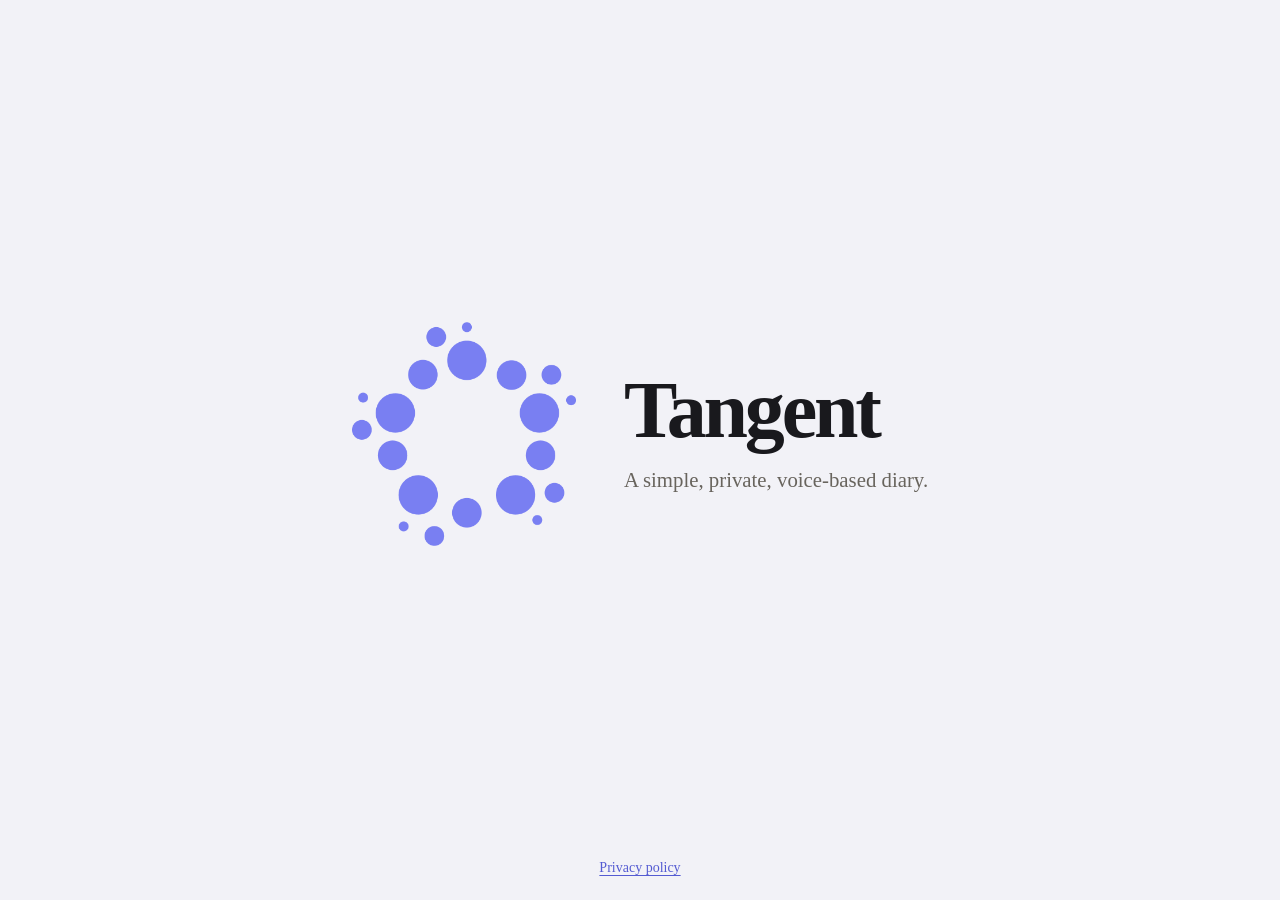
<file: website/index.html>
<!doctype html>
<html lang="en">
  <head>
    <meta charset="utf-8" />
    <meta name="viewport" content="width=device-width, initial-scale=1" />
    <meta
      name="description"
      content="Tangent is a simple, private, voice-based diary."
    />
    <meta name="theme-color" content="#f2f2f7" />
    <title>Tangent — A private voice diary</title>
    <link rel="icon" href="assets/logo.png" type="image/png" />
    <link rel="stylesheet" href="styles.css" />
  </head>
  <body class="home">
    <main class="hero">
      <div class="hero-lockup">
        <img class="logo" src="assets/logo.png" alt="Tangent logo" />
        <div class="hero-copy">
          <h1>Tangent</h1>
          <p>A simple, private, voice-based diary.</p>
        </div>
      </div>
    </main>

    <footer>
      <a href="privacy.html">Privacy policy</a>
    </footer>
  </body>
</html>
</file>
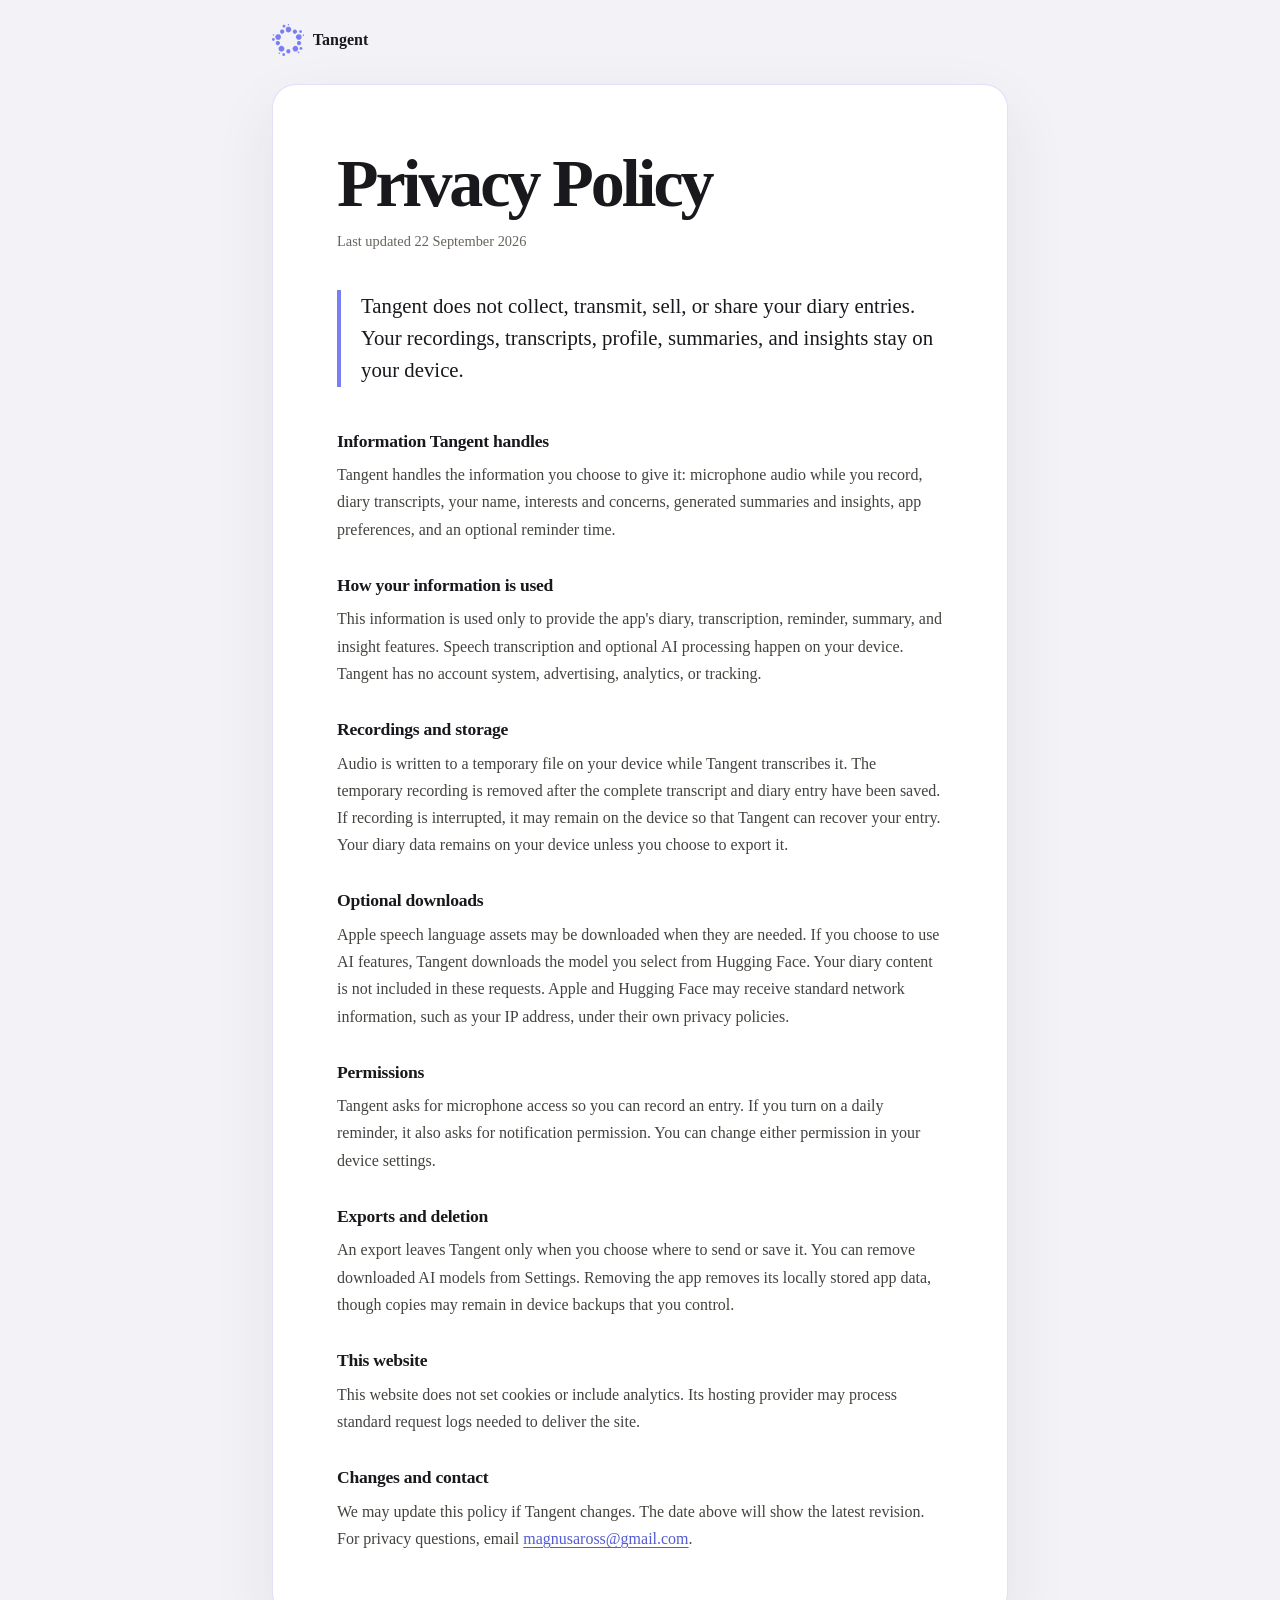
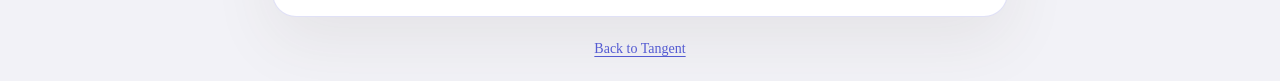
<file: website/privacy.html>
<!doctype html>
<html lang="en">
  <head>
    <meta charset="utf-8" />
    <meta name="viewport" content="width=device-width, initial-scale=1" />
    <meta
      name="description"
      content="Privacy policy for the Tangent voice diary app."
    />
    <meta name="theme-color" content="#f2f2f7" />
    <title>Privacy Policy — Tangent</title>
    <link rel="icon" href="assets/logo.png" type="image/png" />
    <link rel="stylesheet" href="styles.css" />
  </head>
  <body class="policy-page">
    <nav aria-label="Main navigation">
      <a class="home-link" href="index.html">
        <img src="assets/logo.png" alt="" />
        <span>Tangent</span>
      </a>
    </nav>

    <main class="policy">
      <header>
        <h1>Privacy Policy</h1>
        <p class="updated">Last updated 22 September 2026</p>
      </header>

      <p class="summary">
        Tangent does not collect, transmit, sell, or share your diary entries.
        Your recordings, transcripts, profile, summaries, and insights stay on
        your device.
      </p>

      <section>
        <h2>Information Tangent handles</h2>
        <p>
          Tangent handles the information you choose to give it: microphone
          audio while you record, diary transcripts, your name, interests and
          concerns, generated summaries and insights, app preferences, and an
          optional reminder time.
        </p>
      </section>

      <section>
        <h2>How your information is used</h2>
        <p>
          This information is used only to provide the app's diary,
          transcription, reminder, summary, and insight features. Speech
          transcription and optional AI processing happen on your device.
          Tangent has no account system, advertising, analytics, or tracking.
        </p>
      </section>

      <section>
        <h2>Recordings and storage</h2>
        <p>
          Audio is written to a temporary file on your device while Tangent
          transcribes it. The temporary recording is removed after the complete
          transcript and diary entry have been saved. If recording is
          interrupted, it may remain on the device so that Tangent can recover
          your entry. Your diary data remains on your device unless you choose
          to export it.
        </p>
      </section>

      <section>
        <h2>Optional downloads</h2>
        <p>
          Apple speech language assets may be downloaded when they are needed.
          If you choose to use AI features, Tangent downloads the model you
          select from Hugging Face. Your diary content is not included in these
          requests. Apple and Hugging Face may receive standard network
          information, such as your IP address, under their own privacy
          policies.
        </p>
      </section>

      <section>
        <h2>Permissions</h2>
        <p>
          Tangent asks for microphone access so you can record an entry. If you
          turn on a daily reminder, it also asks for notification permission.
          You can change either permission in your device settings.
        </p>
      </section>

      <section>
        <h2>Exports and deletion</h2>
        <p>
          An export leaves Tangent only when you choose where to send or save
          it. You can remove downloaded AI models from Settings. Removing the
          app removes its locally stored app data, though copies may remain in
          device backups that you control.
        </p>
      </section>

      <section>
        <h2>This website</h2>
        <p>
          This website does not set cookies or include analytics. Its hosting
          provider may process standard request logs needed to deliver the
          site.
        </p>
      </section>

      <section>
        <h2>Changes and contact</h2>
        <p>
          We may update this policy if Tangent changes. The date above will
          show the latest revision. For privacy questions, email
          <a href="mailto:magnusaross@gmail.com">magnusaross@gmail.com</a>.
        </p>
      </section>
    </main>

    <footer>
      <a href="index.html">Back to Tangent</a>
    </footer>
  </body>
</html>
</file>
<file: website/styles.css>
:root {
  color-scheme: light;
  --background: #f2f2f7;
  --paper: #ffffff;
  --ink: #19191d;
  --muted: #68645d;
  --purple: #797ff2;
  --purple-dark: #545bd2;
  --border: rgba(84, 91, 210, 0.18);
  font-family: ui-serif, "New York", serif;
  font-synthesis: none;
}

* {
  box-sizing: border-box;
}

html {
  min-height: 100%;
  background: var(--background);
}

body {
  min-height: 100vh;
  margin: 0;
  color: var(--ink);
  background: var(--background);
}

a {
  color: var(--purple-dark);
  text-underline-offset: 0.2em;
}

a:hover {
  color: var(--ink);
}

a:focus-visible {
  outline: 3px solid var(--purple);
  outline-offset: 4px;
  border-radius: 3px;
}

.home {
  display: grid;
  grid-template-rows: 1fr auto;
}

.hero {
  display: flex;
  align-items: center;
  justify-content: center;
  padding: 4rem 1.5rem 2rem;
}

.hero-lockup {
  display: flex;
  align-items: center;
  justify-content: center;
  gap: clamp(1.25rem, 4vw, 3rem);
}

.logo {
  width: clamp(8rem, 22vw, 14rem);
  height: auto;
  flex: 0 0 auto;
}

.hero-copy {
  max-width: 28rem;
  text-align: left;
}

.hero h1 {
  margin: 0;
  font-size: clamp(3rem, 8vw, 5rem);
  font-weight: 600;
  letter-spacing: -0.04em;
  line-height: 0.95;
}

.hero p {
  margin: 1rem 0 0;
  color: var(--muted);
  font-size: clamp(1.05rem, 3vw, 1.3rem);
  line-height: 1.5;
}

footer {
  padding: 1.5rem;
  text-align: center;
  font-size: 0.875rem;
}

nav {
  width: min(100% - 2rem, 46rem);
  margin: 0 auto;
  padding: 1.5rem 0;
}

.home-link {
  display: inline-flex;
  align-items: center;
  gap: 0.55rem;
  color: var(--ink);
  font-weight: 650;
  text-decoration: none;
}

.home-link img {
  width: 2rem;
  height: 2rem;
}

.policy {
  width: min(100% - 2rem, 46rem);
  margin: 0 auto;
  padding: clamp(2rem, 6vw, 4rem);
  border: 1px solid var(--border);
  border-radius: 1.5rem;
  background: var(--paper);
  box-shadow: 0 1.5rem 4rem rgba(74, 64, 34, 0.08);
}

.policy header {
  margin-bottom: 2.5rem;
}

.eyebrow {
  margin: 0 0 0.65rem;
  color: var(--purple-dark);
  font-size: 0.78rem;
  font-weight: 700;
  letter-spacing: 0.1em;
  text-transform: uppercase;
}

.policy h1 {
  margin: 0;
  font-size: clamp(2.4rem, 8vw, 4.25rem);
  letter-spacing: -0.045em;
  line-height: 1;
}

.updated {
  margin: 1rem 0 0;
  color: var(--muted);
  font-size: 0.9rem;
}

.summary {
  margin: 0 0 2.75rem;
  padding-left: 1.25rem;
  border-left: 4px solid var(--purple);
  font-size: clamp(1.1rem, 3vw, 1.3rem);
  font-weight: 540;
  line-height: 1.55;
}

.policy section + section {
  margin-top: 2rem;
}

.policy h2 {
  margin: 0 0 0.6rem;
  font-size: 1.1rem;
  letter-spacing: -0.015em;
}

.policy section p {
  margin: 0;
  color: #45433f;
  font-size: 1rem;
  line-height: 1.7;
}

@media (max-width: 34rem) {
  .hero {
    padding-inline: 1rem;
  }

  .hero-lockup {
    gap: 1rem;
  }

  .logo {
    width: clamp(7rem, 34vw, 9rem);
  }

  .hero h1 {
    font-size: clamp(2.7rem, 13vw, 4rem);
  }

  .policy {
    width: min(100% - 1rem, 46rem);
    border-radius: 1rem;
  }

  nav {
    width: min(100% - 1.5rem, 46rem);
  }
}
</file>
